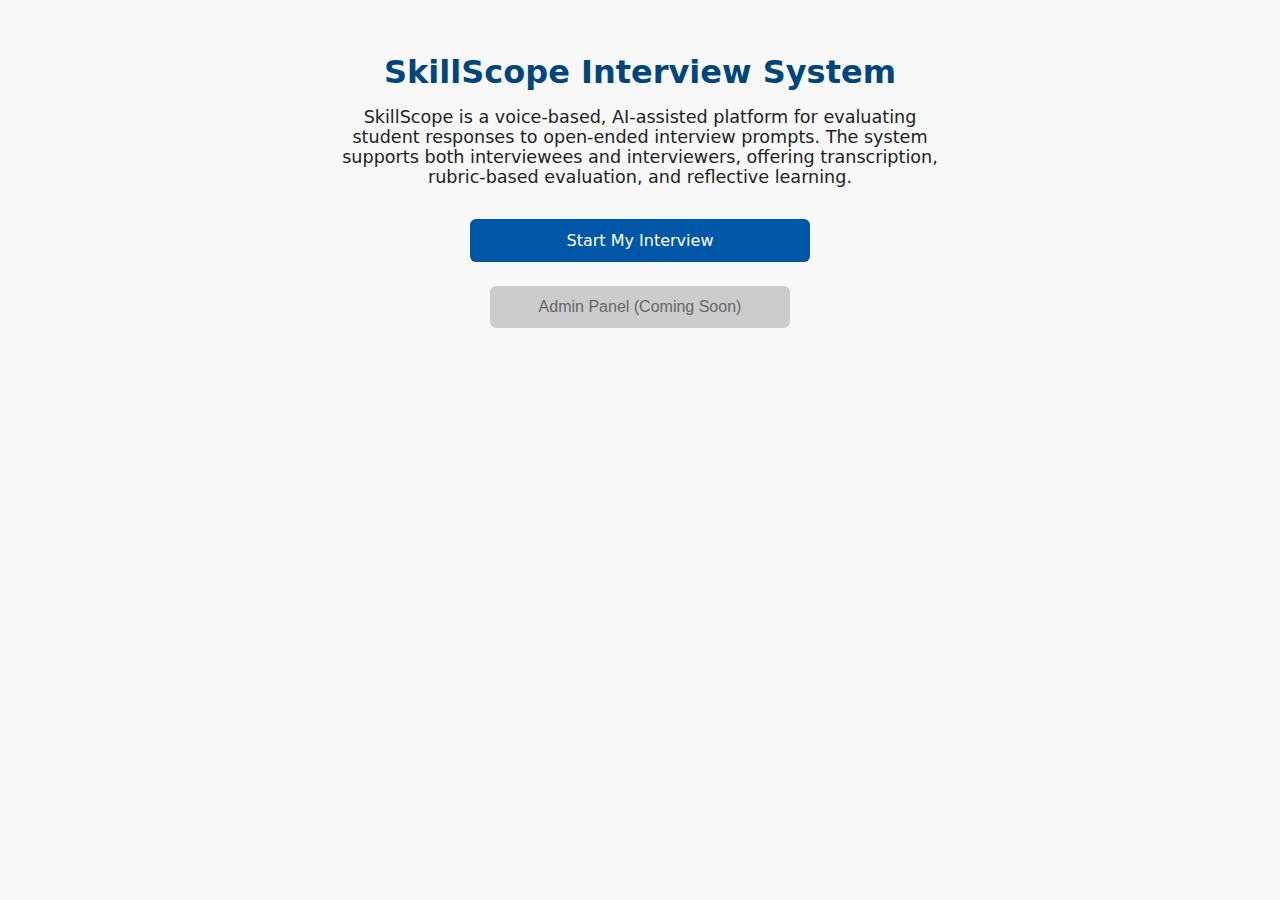
<file: templates/index.html>
<!DOCTYPE html>
<html lang="en">
<head>
  <meta charset="UTF-8" />
  <title>SkillScope Navigation</title>
  <link rel="stylesheet" href="/static/css/style.css" />
  <style>
    body {
      font-family: system-ui, sans-serif;
      background-color: #f8f8f8;
      padding: 2rem;
      text-align: center;
    }

    h1 {
      color: #00457c;
      font-size: 2rem;
    }

    p {
      max-width: 600px;
      margin: 1rem auto 2rem;
      font-size: 1.1rem;
      color: #222;
    }

    .button-container {
      display: flex;
      flex-direction: column;
      align-items: center;
      gap: 1rem;
      max-width: 300px;
      margin: auto;
    }

    .nav-button {
      background-color: #0057a8;
      color: #fff;
      padding: 0.75rem 1.25rem;
      border: none;
      border-radius: 6px;
      font-size: 1rem;
      cursor: pointer;
      width: 100%;
      text-decoration: none;
      transition: background-color 0.2s ease;
    }

    .nav-button:hover {
      background-color: #004080;
    }

    .disabled-button {
      background-color: #ccc;
      color: #666;
      cursor: not-allowed;
    }
  </style>
</head>
<body>
  <h1><strong>SkillScope Interview System</strong></h1>
  <p>
    SkillScope is a voice-based, AI-assisted platform for evaluating student responses to open-ended
    interview prompts. The system supports both interviewees and interviewers, offering transcription,
    rubric-based evaluation, and reflective learning.
  </p>

  <div class="button-container">
    <a href="/login" class="nav-button">Start My Interview</a>
    <button class="nav-button disabled-button" disabled>Admin Panel (Coming Soon)</button>
  </div>
</body>
</html>
</file>
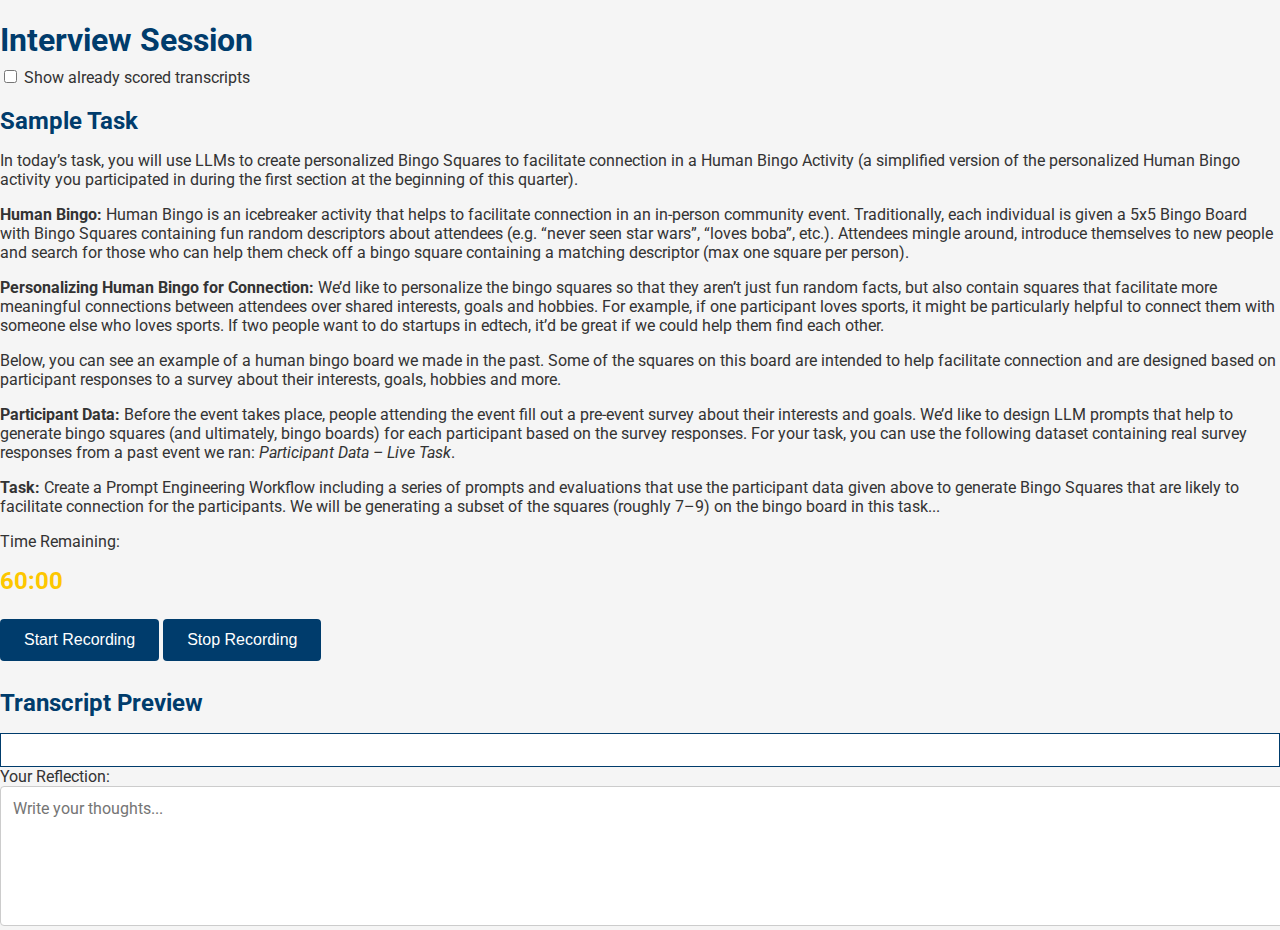
<file: templates/interview.html>
<!DOCTYPE html>
<html lang="en">
<head>
    <meta charset="UTF-8" />
    <title>SkillScope Interview Service</title>
    <link rel="stylesheet" href="/static/css/style.css">
</head>
<body>
    <main class="container">
        <h1>Interview Session</h1>

        <section class="mb-4">
            <label class="inline-flex items-center">
                <input type="checkbox" id="showScoredToggle" class="form-checkbox text-blue-600 mr-2">
                <span class="text-gray-700">Show already scored transcripts</span>
            </label>
        </section>

        <section class="mb-8">
            <h2 class="text-2xl font-semibold mb-4">Sample Task</h2>
            <div class="bg-white p-4 rounded shadow space-y-4 text-gray-800 text-base leading-relaxed">
                <p>In today’s task, you will use LLMs to create personalized Bingo Squares to facilitate connection in a Human Bingo Activity (a simplified version of the personalized Human Bingo activity you participated in during the first section at the beginning of this quarter).</p>
                <p><strong>Human Bingo:</strong> Human Bingo is an icebreaker activity that helps to facilitate connection in an in-person community event. Traditionally, each individual is given a 5x5 Bingo Board with Bingo Squares containing fun random descriptors about attendees (e.g. “never seen star wars”, “loves boba”, etc.). Attendees mingle around, introduce themselves to new people and search for those who can help them check off a bingo square containing a matching descriptor (max one square per person).</p>
                <p><strong>Personalizing Human Bingo for Connection:</strong> We’d like to personalize the bingo squares so that they aren’t just fun random facts, but also contain squares that facilitate more meaningful connections between attendees over shared interests, goals and hobbies. For example, if one participant loves sports, it might be particularly helpful to connect them with someone else who loves sports. If two people want to do startups in edtech, it’d be great if we could help them find each other.</p>
                <p>Below, you can see an example of a human bingo board we made in the past. Some of the squares on this board are intended to help facilitate connection and are designed based on participant responses to a survey about their interests, goals, hobbies and more.</p>
                <p><strong>Participant Data:</strong> Before the event takes place, people attending the event fill out a pre-event survey about their interests and goals. We’d like to design LLM prompts that help to generate bingo squares (and ultimately, bingo boards) for each participant based on the survey responses. For your task, you can use the following dataset containing real survey responses from a past event we ran: <em>Participant Data – Live Task</em>.</p>
                <p><strong>Task:</strong> Create a Prompt Engineering Workflow including a series of prompts and evaluations that use the participant data given above to generate Bingo Squares that are likely to facilitate connection for the participants. We will be generating a subset of the squares (roughly 7–9) on the bingo board in this task...</p>
            </div>
        </section>

        <section class="timer-section">
            <label>Time Remaining:</label>
            <div id="timerDisplay">60:00</div>
        </section>

        <section class="recording-controls">
            <button id="startButton">Start Recording</button>
            <button id="stopButton" disabled>Stop Recording</button>
        </section>

        <section class="transcription-controls">
            <button id="transcribeButton" style="display: none;">Submit Recording for Transcription</button>
        </section>

        <section class="preview-section">
            <h2>Transcript Preview</h2>
            <div id="transcriptPreview" class="transcript-box"></div>
        </section>

        <section class="reflection-section">
            <label for="reflectionInput">Your Reflection:</label>
            <textarea id="reflectionInput" rows="6" placeholder="Write your thoughts..."></textarea>
        </section>

        <section class="submission-controls">
            <button id="submitTranscriptButton" style="display: none;">Submit Package for Evaluation</button>
        </section>
    </main>

    <script src="/static/scripts/interview.js"></script>
</body>
</html>
</file>
<file: static/css/style.css>
/* UCSC-Inspired Stylesheet */

@import url('https://fonts.googleapis.com/css2?family=Roboto:wght@300;700;900&display=swap');

:root {
  --ucsc-blue: #003c6c;
  --ucsc-yellow: #fdc700;
  --ucsc-light-gray: #f5f5f5;
  --ucsc-dark-gray: #333;
  --font-family: 'Roboto', sans-serif;
}

body {
  font-family: var(--font-family);
  background-color: var(--ucsc-light-gray);
  color: var(--ucsc-dark-gray);
  margin: 0;
  padding: 0;
}

header {
  background-color: var(--ucsc-blue);
  color: white;
  padding: 1rem;
  text-align: center;
}

h1, h2, h3 {
  font-weight: 700;
  color: var(--ucsc-blue);
  margin-bottom: 0.5rem;
}

button {
  background-color: var(--ucsc-blue);
  color: white;
  border: none;
  padding: 0.75rem 1.5rem;
  margin: 0.5rem 0;
  font-size: 1rem;
  cursor: pointer;
  border-radius: 4px;
  transition: background-color 0.3s ease;
}

button:hover {
  background-color: #002a4d;
}

#timerDisplay {
  font-size: 1.5rem;
  font-weight: 700;
  color: var(--ucsc-yellow);
  margin: 1rem 0;
}

#transcriptPreview {
  background-color: white;
  border: 1px solid var(--ucsc-blue);
  padding: 1rem;
  margin-top: 1rem;
  white-space: pre-wrap;
  font-family: monospace;
}

textarea {
  width: 100%;
  padding: 0.75rem;
  border: 1px solid #ccc;
  border-radius: 4px;
  resize: vertical;
  font-family: var(--font-family);
  font-size: 1rem;
}

footer {
  background-color: var(--ucsc-blue);
  color: white;
  text-align: center;
  padding: 1rem;
  margin-top: 2rem;
}
</file>
